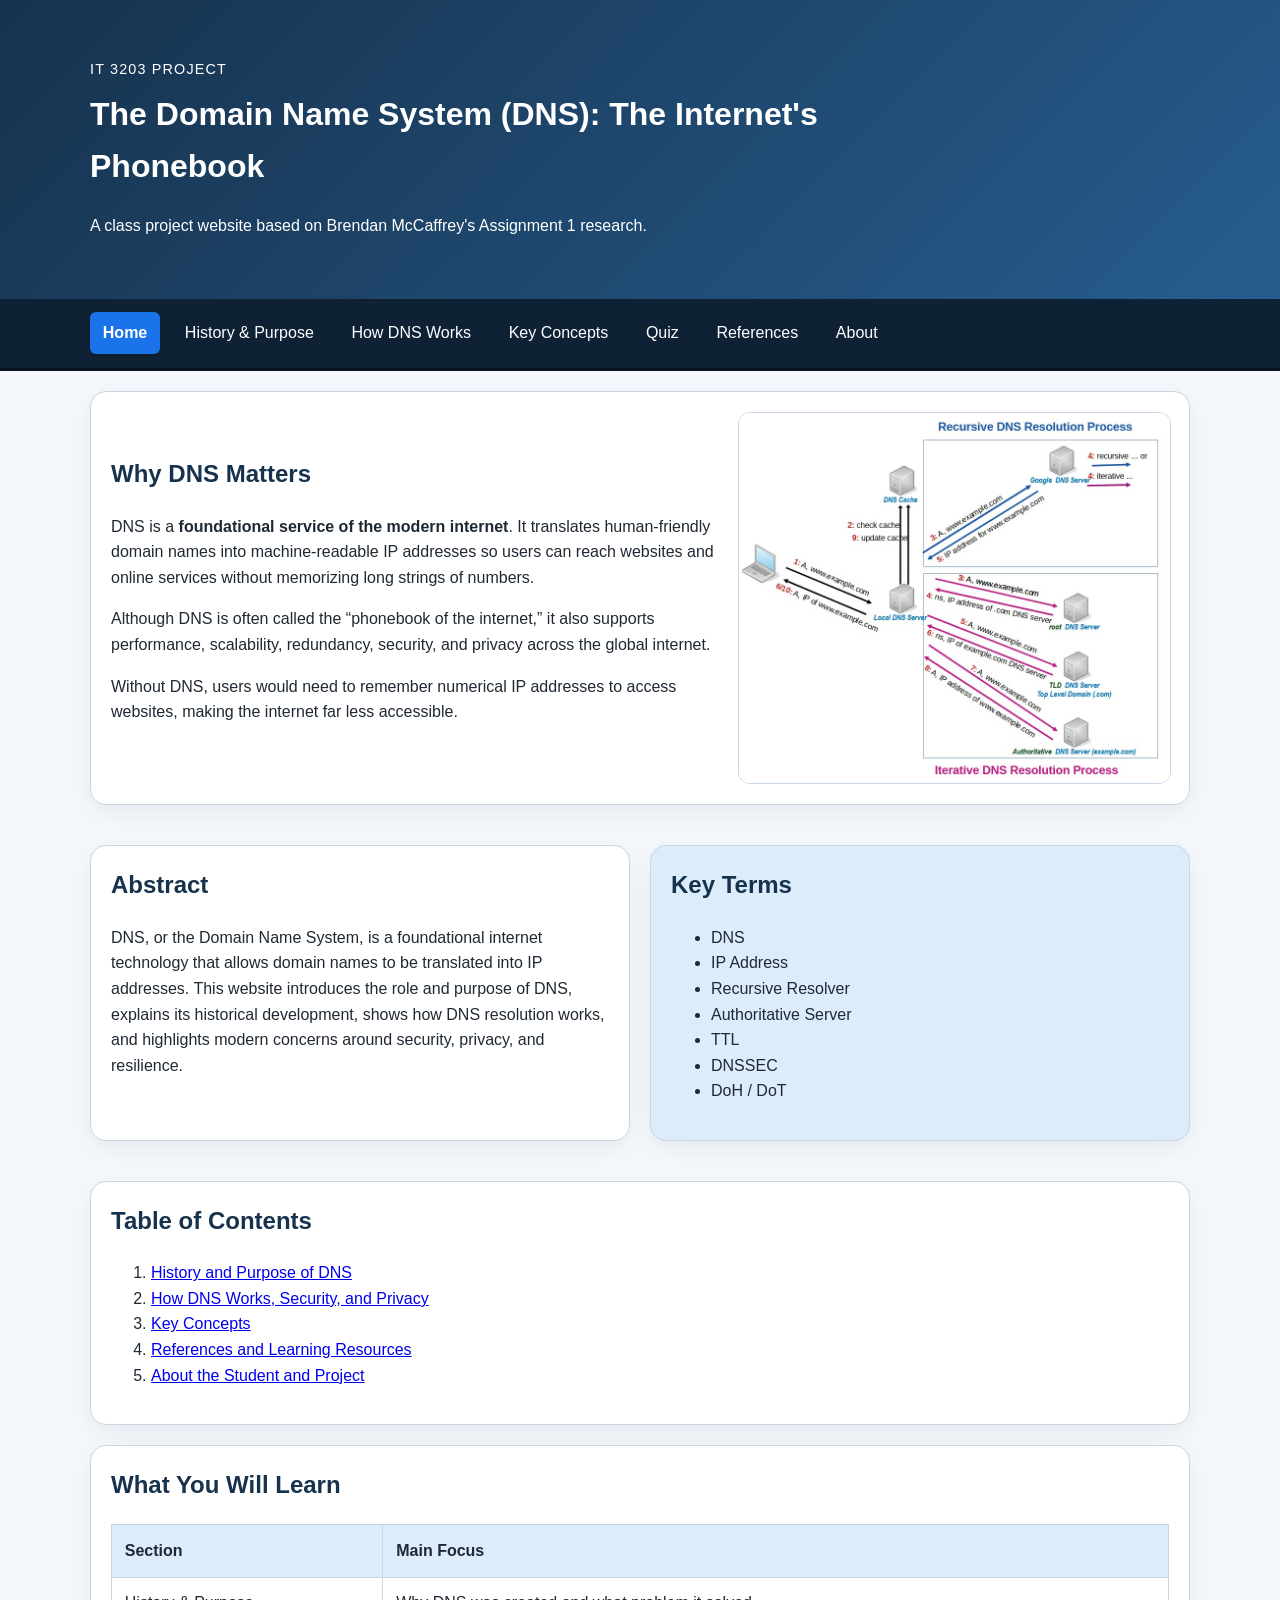
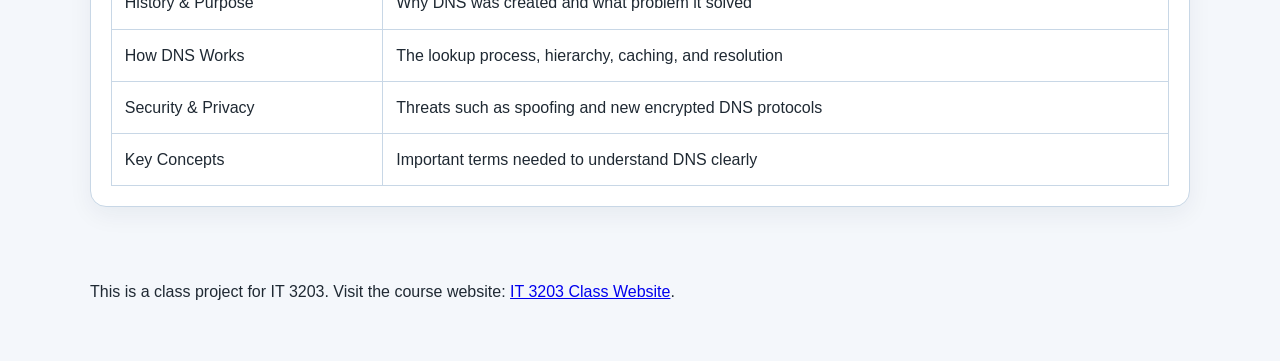
<file: index.html>
<!DOCTYPE html>
<html lang="en">
<head>
  <meta charset="UTF-8">
  <meta name="viewport" content="width=device-width, initial-scale=1.0">
  <meta name="description" content="An educational website about the Domain Name System (DNS).">
  <title>DNS: The Internet's Phonebook</title>
  <link rel="stylesheet" href="style.css">
</head>
<body>
  
  <!-- Page header -->
  <header class="site-header">
    <div class="container">
      <p class="eyebrow">IT 3203 Project</p>
      <h1 id="site-title">The Domain Name System (DNS): The Internet's Phonebook</h1>
      <p class="subtitle">A class project website based on Brendan McCaffrey's Assignment 1 research.</p>
    </div>
  </header>

  <!-- Main navigation appears consistently on every page -->
  
  <!-- Main navigation -->
  <nav class="main-nav">
    <div class="container nav-flex">
      <a href="index.html" class="active">Home</a>
      <a href="history.html">History & Purpose</a>
      <a href="how-dns-works.html">How DNS Works</a>
      <a href="key-concepts.html">Key Concepts</a>
      <a href="quiz.html">Quiz</a>
      <a href="references.html">References</a>
      <a href="about.html">About</a>
    </div>
  </nav>

  
  <!-- Main content -->
  <main class="container">
    <section class="hero card">
      <div>
        <h2>Why DNS Matters</h2>
        <p>DNS is a <strong>foundational service of the modern internet</strong>. It translates human-friendly domain names into machine-readable IP addresses so users can reach websites and online services without memorizing long strings of numbers.</p>
        <p>Although DNS is often called the “phonebook of the internet,” it also supports performance, scalability, redundancy, security, and privacy across the global internet.</p>
        <p>Without DNS, users would need to remember numerical IP addresses to access websites, making the internet far less accessible.</p>
      </div>
      <img src="images/DNS-resolution-process.jpg" alt="Diagram showing a browser query moving from user to resolver, root, top-level domain, and authoritative server.">
    </section>

    <section class="grid-layout two-col">
      <article class="card">
        <h2>Abstract</h2>
        <p>DNS, or the Domain Name System, is a foundational internet technology that allows domain names to be translated into IP addresses. This website introduces the role and purpose of DNS, explains its historical development, shows how DNS resolution works, and highlights modern concerns around security, privacy, and resilience.</p>
      </article>

      <aside class="card accent-box">
        <h2>Key Terms</h2>
        <ul>
          <li>DNS</li>
          <li>IP Address</li>
          <li>Recursive Resolver</li>
          <li>Authoritative Server</li>
          <li>TTL</li>
          <li>DNSSEC</li>
          <li>DoH / DoT</li>
        </ul>
      </aside>
    </section>

    <section class="card">
      <h2>Table of Contents</h2>
      <ol>
        <li><a href="history.html">History and Purpose of DNS</a></li>
        <li><a href="how-dns-works.html">How DNS Works, Security, and Privacy</a></li>
        <li><a href="key-concepts.html">Key Concepts</a></li>
        <li><a href="references.html">References and Learning Resources</a></li>
        <li><a href="about.html">About the Student and Project</a></li>
      </ol>
    </section>

    <section class="card">
      <h2>What You Will Learn</h2>
      <table>
        <thead>
          <tr>
            <th>Section</th>
            <th>Main Focus</th>
          </tr>
        </thead>
        <tbody>
          <tr>
            <td>History & Purpose</td>
            <td>Why DNS was created and what problem it solved</td>
          </tr>
          <tr>
            <td>How DNS Works</td>
            <td>The lookup process, hierarchy, caching, and resolution</td>
          </tr>
          <tr>
            <td>Security & Privacy</td>
            <td>Threats such as spoofing and new encrypted DNS protocols</td>
          </tr>
          <tr>
            <td>Key Concepts</td>
            <td>Important terms needed to understand DNS clearly</td>
          </tr>
        </tbody>
      </table>
    </section>
  </main>

  
  <!-- Footer -->
  <footer class="site-footer">
    <div class="container">
      <p>This is a class project for IT 3203. Visit the course website: <a href="https://ksuweb.github.io/IT3203/" target="_blank" rel="noopener noreferrer">IT 3203 Class Website</a>.</p>
    </div>
  </footer>
</body>
</html>
</file>
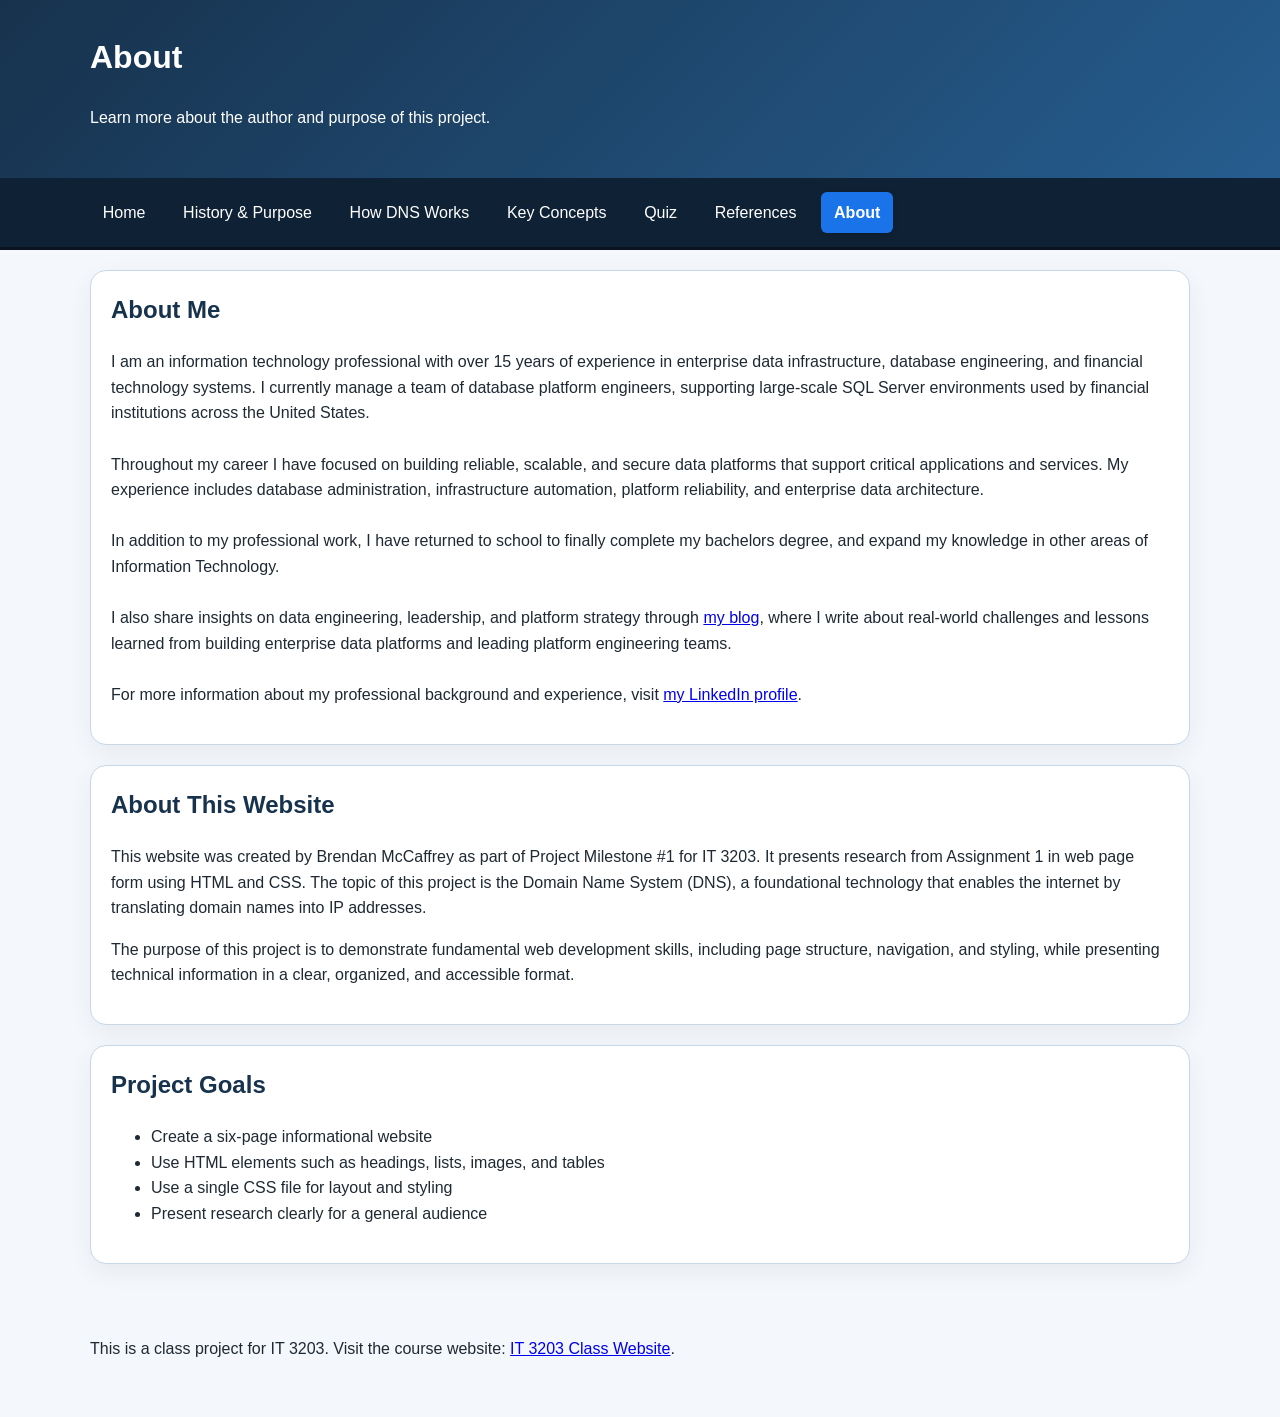
<file: about.html>
<!DOCTYPE html>
<html lang="en">
<head>
  <meta charset="UTF-8">
  <meta name="viewport" content="width=device-width, initial-scale=1.0">
  <meta name="description" content="About me and the DNS project.">
  <title>About</title>
  <link rel="stylesheet" href="style.css">
</head>
<body>
  
  <!-- Page header -->
  <header class="site-header small-header">
    <div class="container">
      <h1>About</h1>
      <p class="subtitle">Learn more about the author and purpose of this project.</p>
    </div>
  </header>

  
  <!-- Main navigation -->
  <nav class="main-nav">
    <div class="container nav-flex">
      <a href="index.html">Home</a>
      <a href="history.html">History & Purpose</a>
      <a href="how-dns-works.html">How DNS Works</a>
      <a href="key-concepts.html">Key Concepts</a>
      <a href="quiz.html">Quiz</a>
      <a href="references.html">References</a>
      <a href="about.html" class="active">About</a>
    </div>
  </nav>

  
  <!-- Main content -->
  <main class="container">
    <section class="card">
      <h2>About Me</h2>
      <p>
        I am an information technology professional with over 15 years of experience in enterprise data infrastructure, database engineering, and financial technology systems. I currently manage a team of database platform engineers, supporting large-scale SQL Server environments used by financial institutions across the United States.
        <br><br>
        Throughout my career I have focused on building reliable, scalable, and secure data platforms that support critical applications and services. My experience includes database administration, infrastructure automation, platform reliability, and enterprise data architecture.
        <br><br>
        In addition to my professional work, I have returned to school to finally complete my bachelors degree, and expand my knowledge in other areas of Information Technology.
        <br><br>
        I also share insights on data engineering, leadership, and platform strategy through <a href="https://brendan-mccaffrey.com" target="_blank">my blog</a>, where I write about real-world challenges and lessons learned from building enterprise data platforms and leading platform engineering teams.
        <br><br>
        For more information about my professional background and experience, visit <a href="https://www.linkedin.com/in/brendantmccaffrey/" target="_blank">my LinkedIn profile</a>.
</p>
    </section>

    <section class="card">
      <h2>About This Website</h2>
      <p>
        This website was created by Brendan McCaffrey as part of Project Milestone #1 for IT 3203. It presents research from Assignment 1 in web page form using HTML and CSS. The topic of this project is the Domain Name System (DNS), a foundational technology that enables the internet by translating domain names into IP addresses.
      </p>
      <p>
        The purpose of this project is to demonstrate fundamental web development skills, including page structure, navigation, and styling, while presenting technical information in a clear, organized, and accessible format.
      </p>
    </section>

    <section class="card">
      <h2>Project Goals</h2>
      <ul>
        <li>Create a six-page informational website</li>
        <li>Use HTML elements such as headings, lists, images, and tables</li>
        <li>Use a single CSS file for layout and styling</li>
        <li>Present research clearly for a general audience</li>
      </ul>
    </section>
  </main>

  
  <!-- Footer -->
  <footer class="site-footer">
    <div class="container">
      <p>This is a class project for IT 3203. Visit the course website: <a href="https://ksuweb.github.io/IT3203/" target="_blank" rel="noopener noreferrer">IT 3203 Class Website</a>.</p>
    </div>
  </footer>
</body>
</html>
</file>
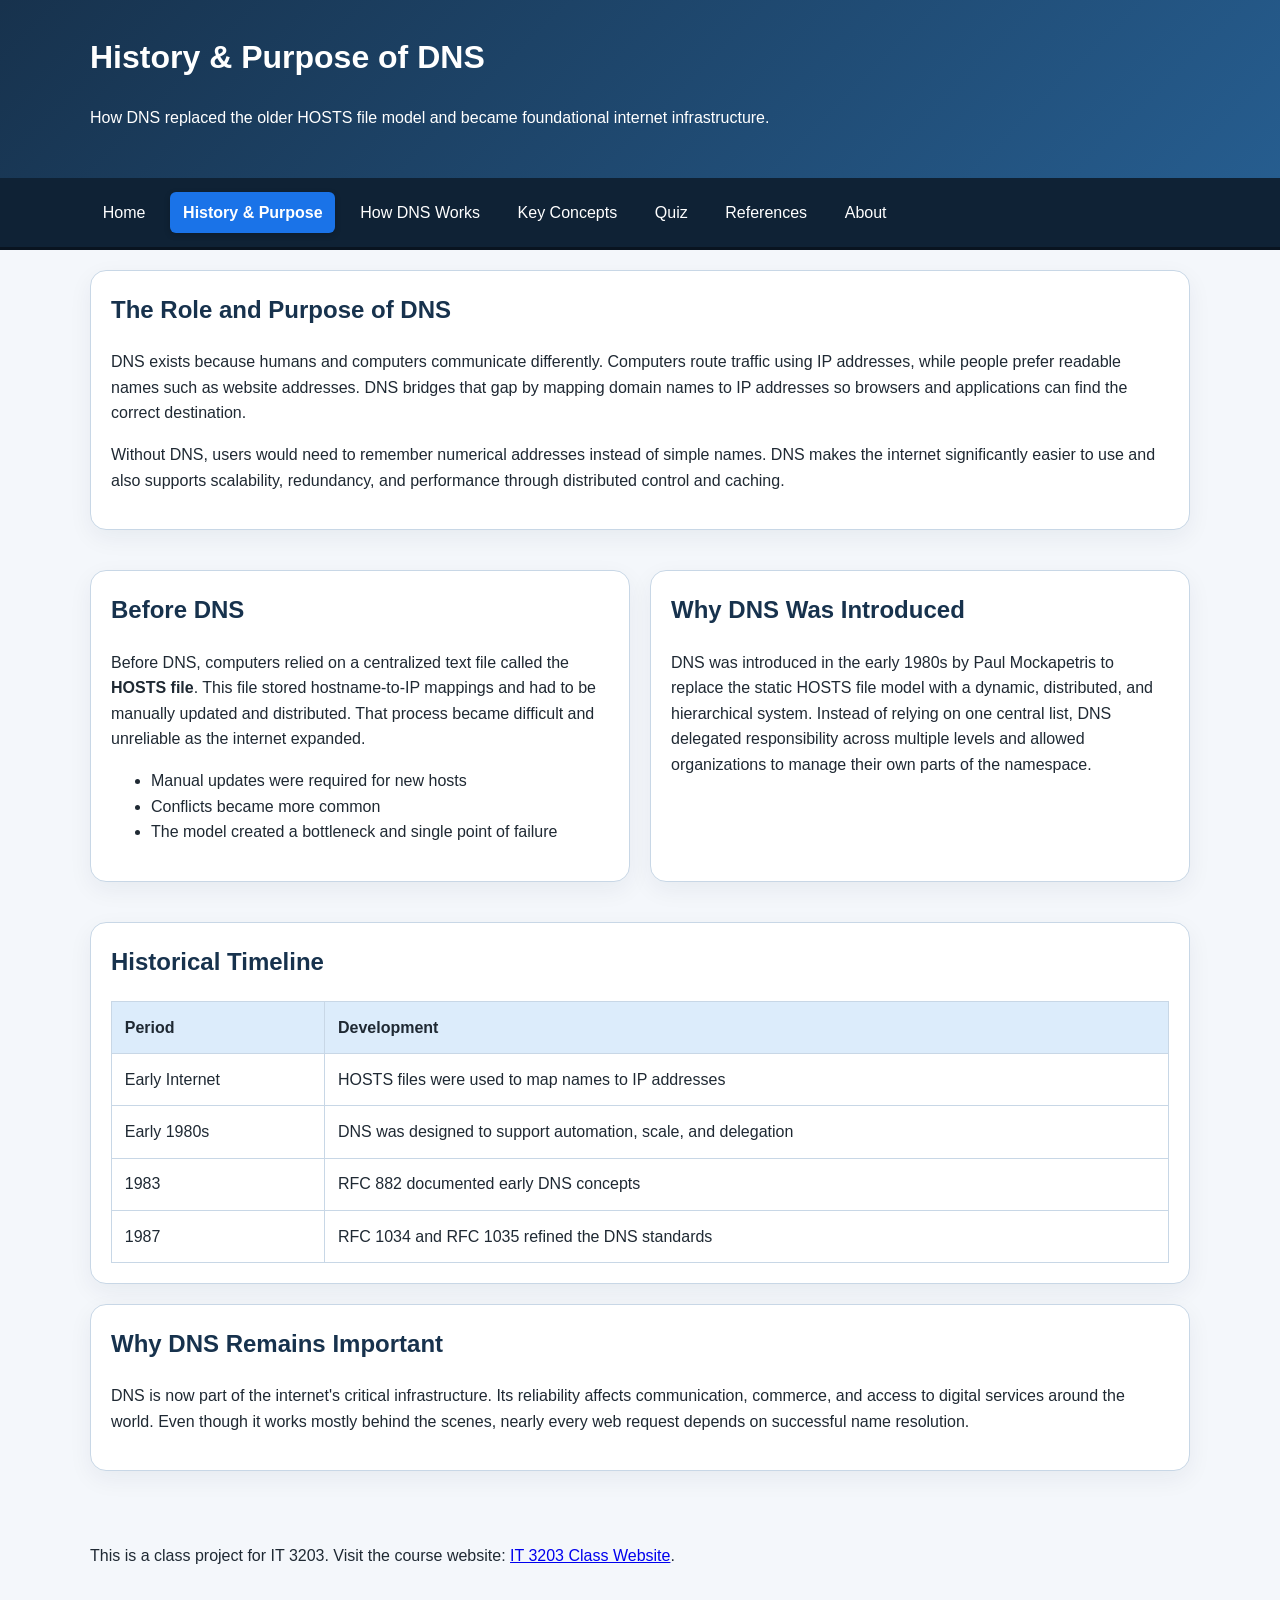
<file: history.html>
<!DOCTYPE html>
<html lang="en">
<head>
  <meta charset="UTF-8">
  <meta name="viewport" content="width=device-width, initial-scale=1.0">
  <meta name="description" content="History and purpose of the Domain Name System.">
  <title>History & Purpose of DNS</title>
  <link rel="stylesheet" href="style.css">
</head>
<body>
  
  <!-- Page header -->
  <header class="site-header small-header">
    <div class="container">
      <h1>History & Purpose of DNS</h1>
      <p class="subtitle">How DNS replaced the older HOSTS file model and became foundational internet infrastructure.</p>
    </div>
  </header>

  
  <!-- Main navigation -->
  <nav class="main-nav">
    <div class="container nav-flex">
      <a href="index.html">Home</a>
      <a href="history.html" class="active">History & Purpose</a>
      <a href="how-dns-works.html">How DNS Works</a>
      <a href="key-concepts.html">Key Concepts</a>
      <a href="quiz.html">Quiz</a>
      <a href="references.html">References</a>
      <a href="about.html">About</a>
    </div>
  </nav>

  
  <!-- Main content -->
  <main class="container">
    <section class="card">
      <h2>The Role and Purpose of DNS</h2>
      <p>DNS exists because humans and computers communicate differently. Computers route traffic using IP addresses, while people prefer readable names such as website addresses. DNS bridges that gap by mapping domain names to IP addresses so browsers and applications can find the correct destination.</p>
      <p>Without DNS, users would need to remember numerical addresses instead of simple names. DNS makes the internet significantly easier to use and also supports scalability, redundancy, and performance through distributed control and caching.</p>
    </section>

    <section class="grid-layout two-col">
      <article class="card">
        <h2>Before DNS</h2>
        <p>Before DNS, computers relied on a centralized text file called the <strong>HOSTS file</strong>. This file stored hostname-to-IP mappings and had to be manually updated and distributed. That process became difficult and unreliable as the internet expanded.</p>
        <ul>
          <li>Manual updates were required for new hosts</li>
          <li>Conflicts became more common</li>
          <li>The model created a bottleneck and single point of failure</li>
        </ul>
      </article>

      <article class="card">
        <h2>Why DNS Was Introduced</h2>
        <p>DNS was introduced in the early 1980s by Paul Mockapetris to replace the static HOSTS file model with a dynamic, distributed, and hierarchical system. Instead of relying on one central list, DNS delegated responsibility across multiple levels and allowed organizations to manage their own parts of the namespace.</p>
      </article>
    </section>

    <section class="card">
      <h2>Historical Timeline</h2>
      <table>
        <thead>
          <tr>
            <th>Period</th>
            <th>Development</th>
          </tr>
        </thead>
        <tbody>
          <tr>
            <td>Early Internet</td>
            <td>HOSTS files were used to map names to IP addresses</td>
          </tr>
          <tr>
            <td>Early 1980s</td>
            <td>DNS was designed to support automation, scale, and delegation</td>
          </tr>
          <tr>
            <td>1983</td>
            <td>RFC 882 documented early DNS concepts</td>
          </tr>
          <tr>
            <td>1987</td>
            <td>RFC 1034 and RFC 1035 refined the DNS standards</td>
          </tr>
        </tbody>
      </table>
    </section>

    <section class="card">
      <h2>Why DNS Remains Important</h2>
      <p>DNS is now part of the internet's critical infrastructure. Its reliability affects communication, commerce, and access to digital services around the world. Even though it works mostly behind the scenes, nearly every web request depends on successful name resolution.</p>
    </section>
  </main>

  
  <!-- Footer -->
  <footer class="site-footer">
    <div class="container">
      <p>This is a class project for IT 3203. Visit the course website: <a href="https://ksuweb.github.io/IT3203/" target="_blank" rel="noopener noreferrer">IT 3203 Class Website</a>.</p>
    </div>
  </footer>
</body>
</html>
</file>
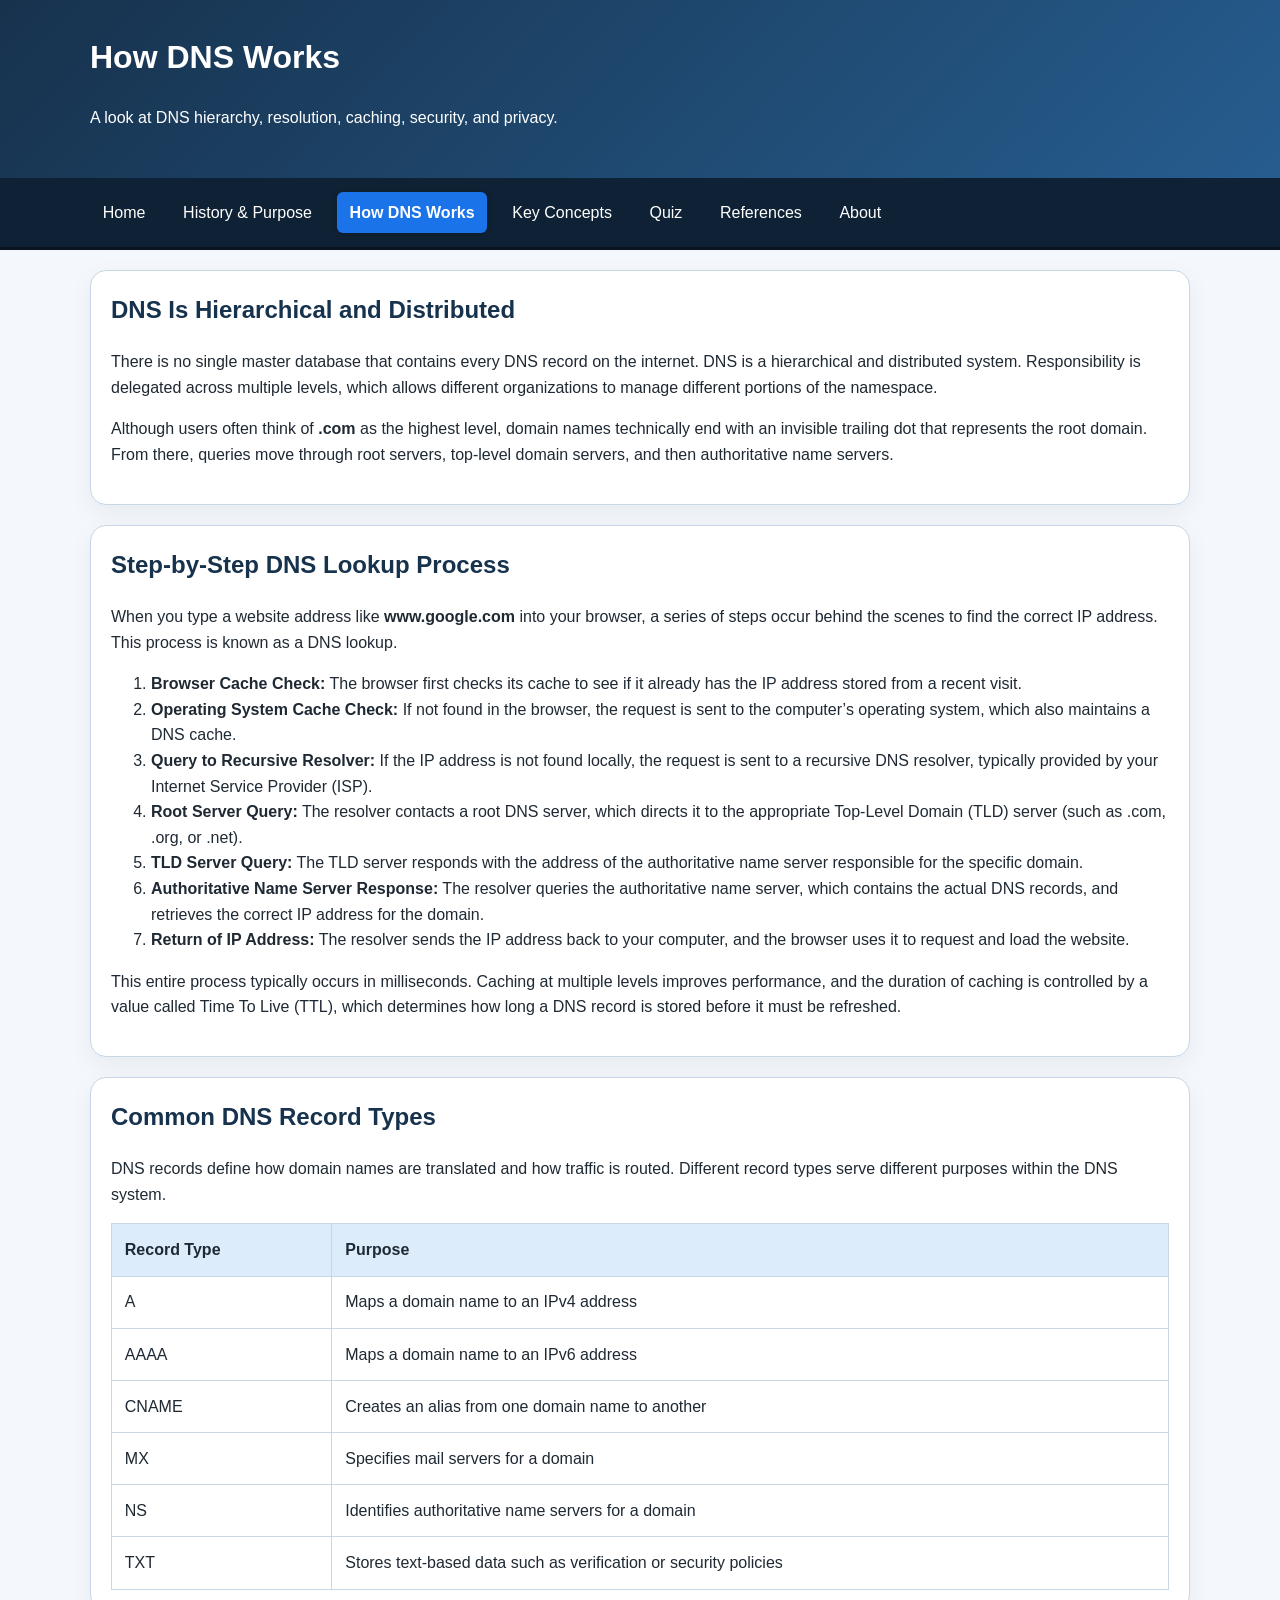
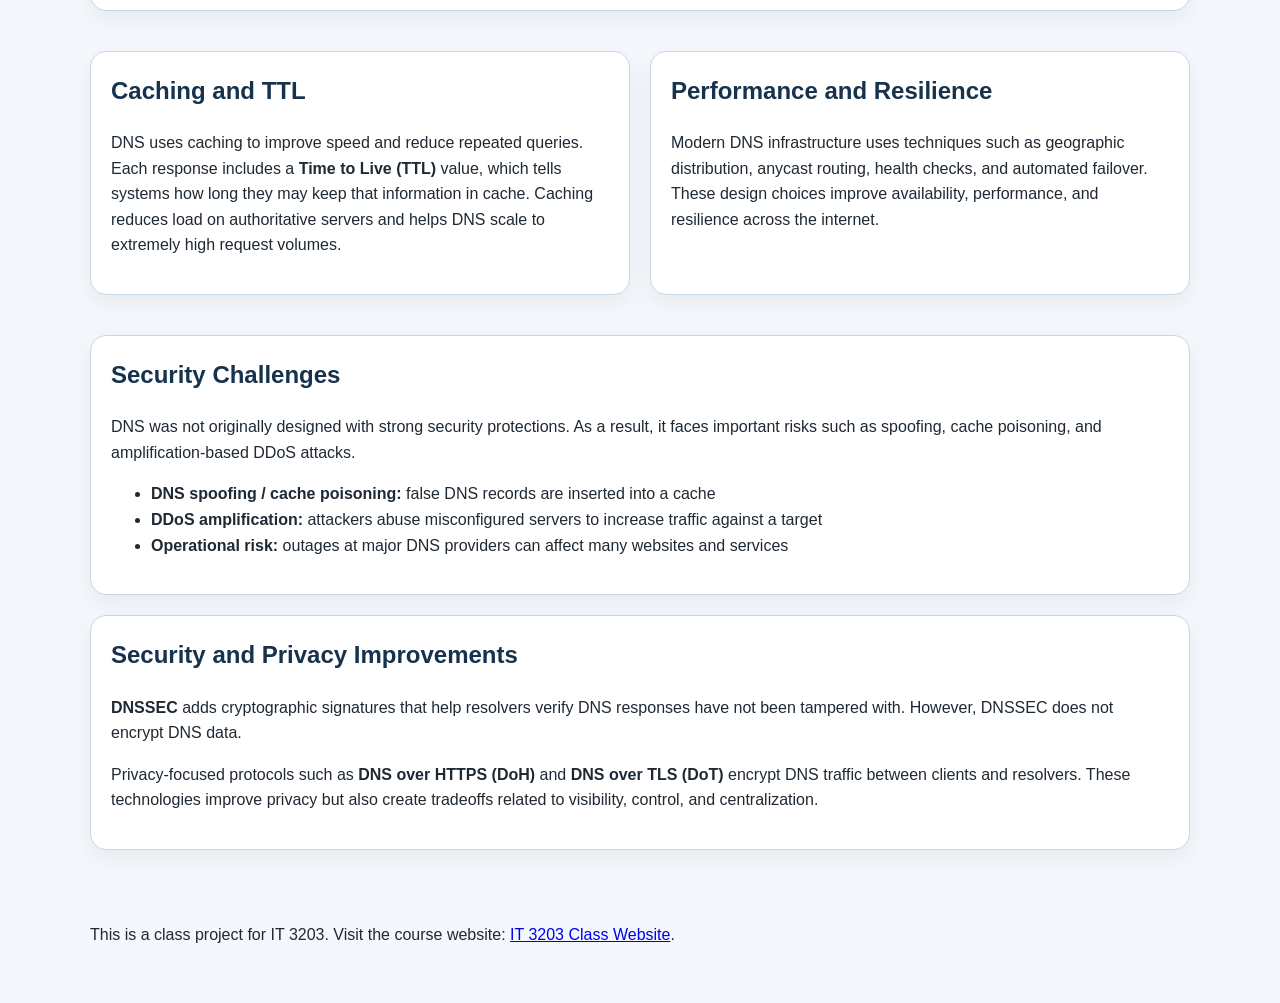
<file: how-dns-works.html>
<!DOCTYPE html>
<html lang="en">
<head>
  <meta charset="UTF-8">
  <meta name="viewport" content="width=device-width, initial-scale=1.0">
  <meta name="description" content="How DNS works, plus DNS security and privacy concepts.">
  <title>How DNS Works</title>
  <link rel="stylesheet" href="style.css">
</head>
<body>
  
  <!-- Page header -->
  <header class="site-header small-header">
    <div class="container">
      <h1>How DNS Works</h1>
      <p class="subtitle">A look at DNS hierarchy, resolution, caching, security, and privacy.</p>
    </div>
  </header>

  
  <!-- Main navigation -->
  <nav class="main-nav">
    <div class="container nav-flex">
      <a href="index.html">Home</a>
      <a href="history.html">History & Purpose</a>
      <a href="how-dns-works.html" class="active">How DNS Works</a>
      <a href="key-concepts.html">Key Concepts</a>
      <a href="quiz.html">Quiz</a>
      <a href="references.html">References</a>
      <a href="about.html">About</a>
    </div>
  </nav>

  
  <!-- Main content -->
  <main class="container">
    <section class="card">
      <h2>DNS Is Hierarchical and Distributed</h2>
      <p>There is no single master database that contains every DNS record on the internet. DNS is a hierarchical and distributed system. Responsibility is delegated across multiple levels, which allows different organizations to manage different portions of the namespace.</p>
      <p>Although users often think of <strong>.com</strong> as the highest level, domain names technically end with an invisible trailing dot that represents the root domain. From there, queries move through root servers, top-level domain servers, and then authoritative name servers.</p>
    </section>

    <section class="card">
     <h2>Step-by-Step DNS Lookup Process</h2>
     <p>
       When you type a website address like <strong>www.google.com</strong> into your browser, a series of steps occur behind the scenes to find the correct IP address. This process is known as a DNS lookup.
     </p>
   
     <ol>
       <li>
         <strong>Browser Cache Check:</strong>
         The browser first checks its cache to see if it already has the IP address stored from a recent visit.
       </li>
     
       <li>
         <strong>Operating System Cache Check:</strong>
         If not found in the browser, the request is sent to the computer’s operating system, which also maintains a DNS cache.
       </li>
     
       <li>
         <strong>Query to Recursive Resolver:</strong>
         If the IP address is not found locally, the request is sent to a recursive DNS resolver, typically provided by your Internet Service Provider (ISP).
       </li>
     
       <li>
         <strong>Root Server Query:</strong>
         The resolver contacts a root DNS server, which directs it to the appropriate Top-Level Domain (TLD) server (such as .com, .org, or .net).
       </li>
     
       <li>
         <strong>TLD Server Query:</strong>
         The TLD server responds with the address of the authoritative name server responsible for the specific domain.
       </li>
     
       <li>
         <strong>Authoritative Name Server Response:</strong>
         The resolver queries the authoritative name server, which contains the actual DNS records, and retrieves the correct IP address for the domain.
       </li>
     
       <li>
         <strong>Return of IP Address:</strong>
         The resolver sends the IP address back to your computer, and the browser uses it to request and load the website.
       </li>
     </ol>
   
     <p>
       This entire process typically occurs in milliseconds. Caching at multiple levels improves performance, and the duration of caching is controlled by a value called Time To Live (TTL), which determines how long a DNS record is stored before it must be refreshed.
     </p>
    </section>

    <!-- Additional DNS record types section for Milestone 2 -->
    <section class="card">
      <h2>Common DNS Record Types</h2>
      <p>DNS records define how domain names are translated and how traffic is routed. Different record types serve different purposes within the DNS system.</p>

      <table>
        <thead>
          <tr>
            <th>Record Type</th>
            <th>Purpose</th>
          </tr>
        </thead>
        <tbody>
          <tr>
            <td>A</td>
            <td>Maps a domain name to an IPv4 address</td>
          </tr>
          <tr>
            <td>AAAA</td>
            <td>Maps a domain name to an IPv6 address</td>
          </tr>
          <tr>
            <td>CNAME</td>
            <td>Creates an alias from one domain name to another</td>
          </tr>
          <tr>
            <td>MX</td>
            <td>Specifies mail servers for a domain</td>
          </tr>
          <tr>
            <td>NS</td>
            <td>Identifies authoritative name servers for a domain</td>
          </tr>
          <tr>
            <td>TXT</td>
            <td>Stores text-based data such as verification or security policies</td>
          </tr>
        </tbody>
      </table>
    </section>

    <section class="grid-layout two-col">
      <article class="card">
        <h2>Caching and TTL</h2>
        <p>DNS uses caching to improve speed and reduce repeated queries. Each response includes a <strong>Time to Live (TTL)</strong> value, which tells systems how long they may keep that information in cache. Caching reduces load on authoritative servers and helps DNS scale to extremely high request volumes.</p>
      </article>

      <article class="card">
        <h2>Performance and Resilience</h2>
        <p>Modern DNS infrastructure uses techniques such as geographic distribution, anycast routing, health checks, and automated failover. These design choices improve availability, performance, and resilience across the internet.</p>
      </article>
    </section>

    <section class="card">
      <h2>Security Challenges</h2>
      <p>DNS was not originally designed with strong security protections. As a result, it faces important risks such as spoofing, cache poisoning, and amplification-based DDoS attacks.</p>
      <ul>
        <li><strong>DNS spoofing / cache poisoning:</strong> false DNS records are inserted into a cache</li>
        <li><strong>DDoS amplification:</strong> attackers abuse misconfigured servers to increase traffic against a target</li>
        <li><strong>Operational risk:</strong> outages at major DNS providers can affect many websites and services</li>
      </ul>
    </section>

    <section class="card">
      <h2>Security and Privacy Improvements</h2>
      <p><strong>DNSSEC</strong> adds cryptographic signatures that help resolvers verify DNS responses have not been tampered with. However, DNSSEC does not encrypt DNS data.</p>
      <p>Privacy-focused protocols such as <strong>DNS over HTTPS (DoH)</strong> and <strong>DNS over TLS (DoT)</strong> encrypt DNS traffic between clients and resolvers. These technologies improve privacy but also create tradeoffs related to visibility, control, and centralization.</p>
    </section>
  </main>

  
  <!-- Footer -->
  <footer class="site-footer">
    <div class="container">
      <p>This is a class project for IT 3203. Visit the course website: <a href="https://ksuweb.github.io/IT3203/" target="_blank" rel="noopener noreferrer">IT 3203 Class Website</a>.</p>
    </div>
  </footer>
</body>
</html>
</file>
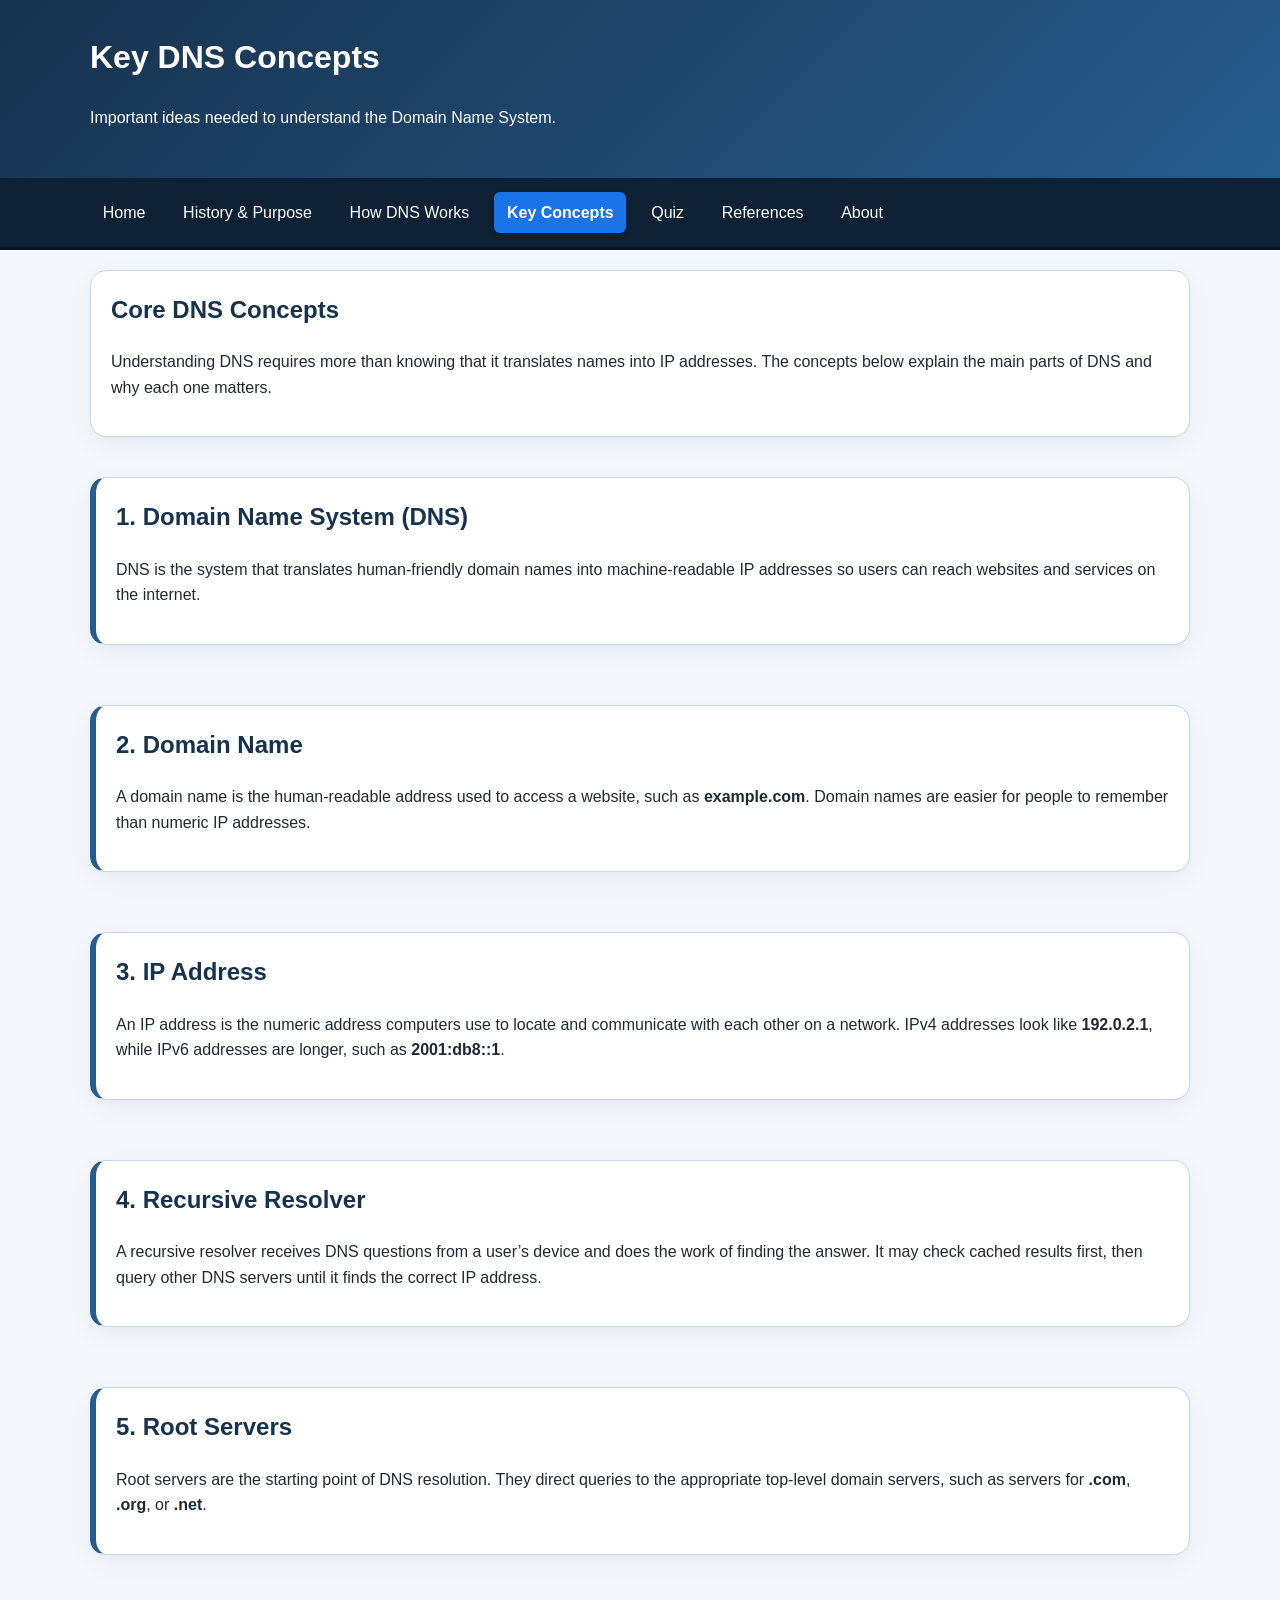
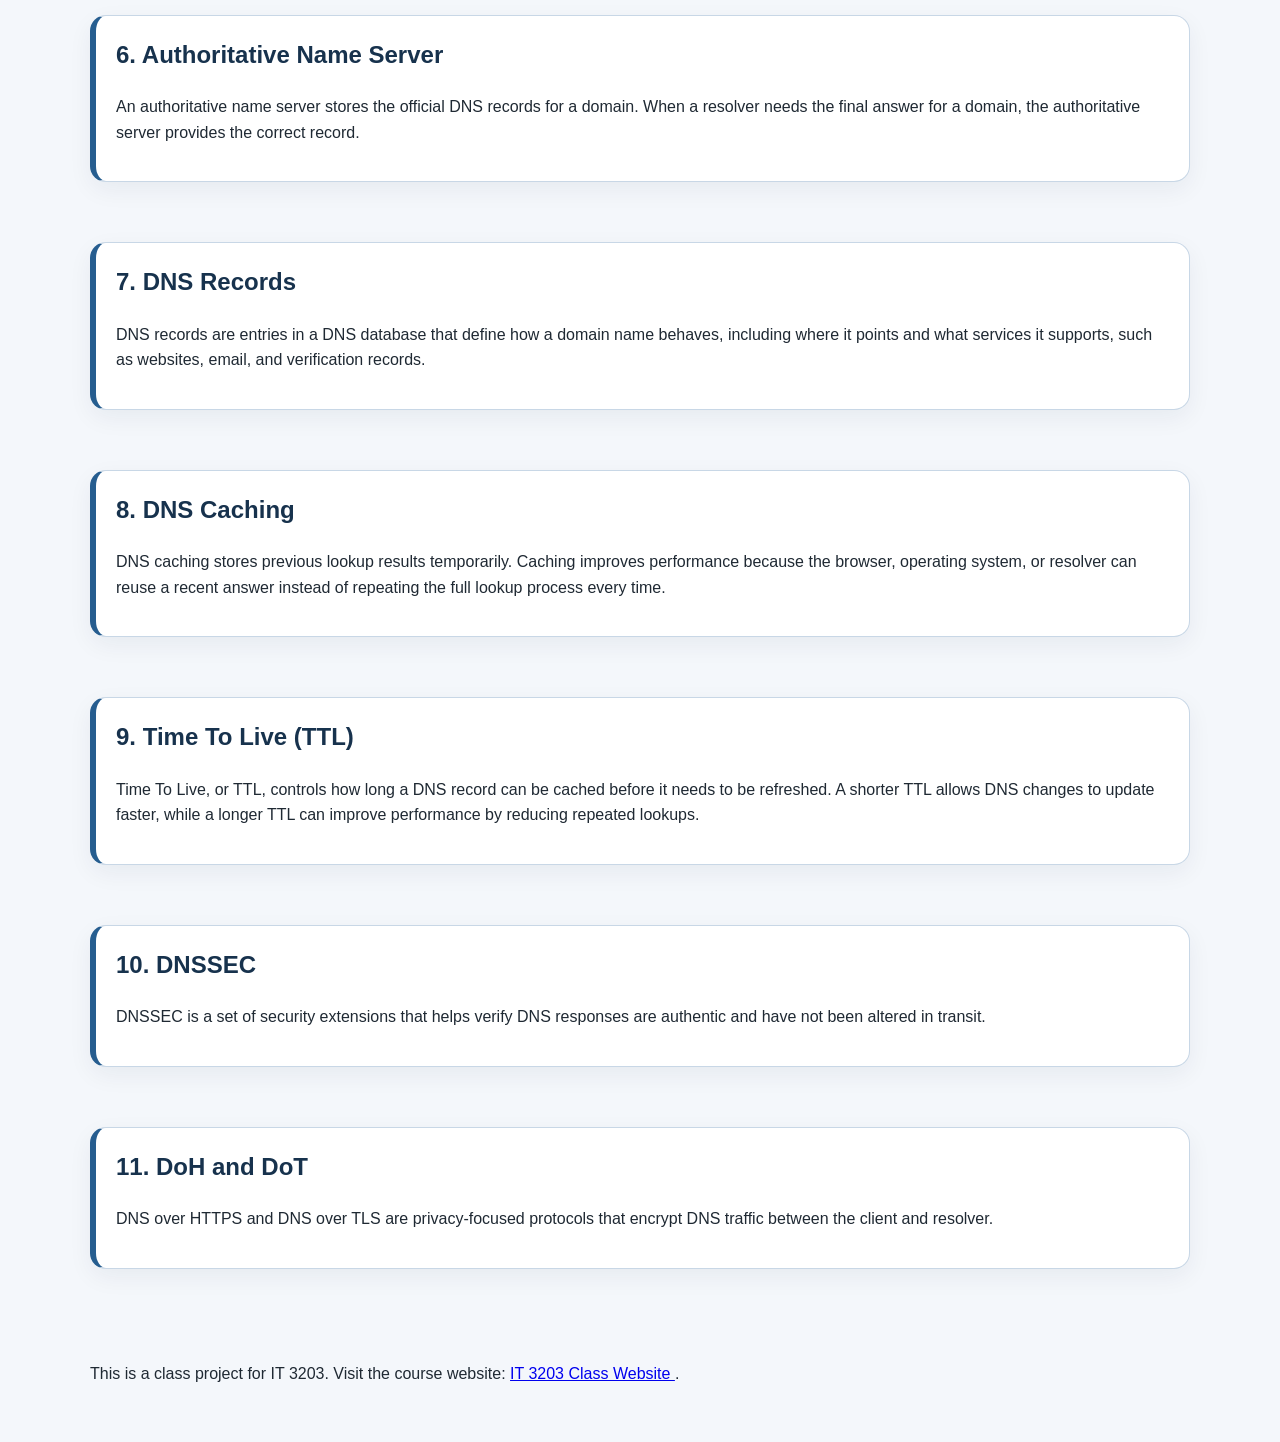
<file: key-concepts.html>
<!DOCTYPE html>
<html lang="en">
<head>
  <meta charset="UTF-8">
  <meta name="viewport" content="width=device-width, initial-scale=1.0">
  <meta name="description" content="Key DNS concepts explained in simple language.">
  <title>Key DNS Concepts</title>
  <link rel="stylesheet" href="style.css">
</head>

<body>
  <!-- Page header -->
  <header class="site-header small-header">
    <div class="container">
      <h1>Key DNS Concepts</h1>
      <p class="subtitle">Important ideas needed to understand the Domain Name System.</p>
    </div>
  </header>

  <!-- Main navigation -->
  <nav class="main-nav">
    <div class="container nav-flex">
      <a href="index.html">Home</a>
      <a href="history.html">History &amp; Purpose</a>
      <a href="how-dns-works.html">How DNS Works</a>
      <a href="key-concepts.html" class="active">Key Concepts</a>
      <a href="quiz.html">Quiz</a>
      <a href="references.html">References</a>
      <a href="about.html">About</a>
    </div>
  </nav>

  <!-- Main content -->
  <main class="container">
    <section class="card">
      <h2>Core DNS Concepts</h2>
      <p>
        Understanding DNS requires more than knowing that it translates names into IP addresses.
        The concepts below explain the main parts of DNS and why each one matters.
      </p>
    </section>

    <section class="grid-layout">
      <article class="card concept-card">
        <h2>1. Domain Name System (DNS)</h2>
        <p>
          DNS is the system that translates human-friendly domain names into machine-readable
          IP addresses so users can reach websites and services on the internet.
        </p>
      </article>

      <article class="card concept-card">
        <h2>2. Domain Name</h2>
        <p>
          A domain name is the human-readable address used to access a website, such as
          <strong>example.com</strong>. Domain names are easier for people to remember than
          numeric IP addresses.
        </p>
      </article>

      <article class="card concept-card">
        <h2>3. IP Address</h2>
        <p>
          An IP address is the numeric address computers use to locate and communicate with each
          other on a network. IPv4 addresses look like <strong>192.0.2.1</strong>, while IPv6
          addresses are longer, such as <strong>2001:db8::1</strong>.
        </p>
      </article>

      <article class="card concept-card">
        <h2>4. Recursive Resolver</h2>
        <p>
          A recursive resolver receives DNS questions from a user’s device and does the work of
          finding the answer. It may check cached results first, then query other DNS servers
          until it finds the correct IP address.
        </p>
      </article>

      <article class="card concept-card">
        <h2>5. Root Servers</h2>
        <p>
          Root servers are the starting point of DNS resolution. They direct queries to the
          appropriate top-level domain servers, such as servers for <strong>.com</strong>,
          <strong>.org</strong>, or <strong>.net</strong>.
        </p>
      </article>

      <article class="card concept-card">
        <h2>6. Authoritative Name Server</h2>
        <p>
          An authoritative name server stores the official DNS records for a domain. When a
          resolver needs the final answer for a domain, the authoritative server provides the
          correct record.
        </p>
      </article>

      <article class="card concept-card">
        <h2>7. DNS Records</h2>
        <p>
          DNS records are entries in a DNS database that define how a domain name behaves,
          including where it points and what services it supports, such as websites, email,
          and verification records.
        </p>
      </article>

      <article class="card concept-card">
        <h2>8. DNS Caching</h2>
        <p>
          DNS caching stores previous lookup results temporarily. Caching improves performance
          because the browser, operating system, or resolver can reuse a recent answer instead
          of repeating the full lookup process every time.
        </p>
      </article>

      <article class="card concept-card">
        <h2>9. Time To Live (TTL)</h2>
        <p>
          Time To Live, or TTL, controls how long a DNS record can be cached before it needs to
          be refreshed. A shorter TTL allows DNS changes to update faster, while a longer TTL
          can improve performance by reducing repeated lookups.
        </p>
      </article>

      <article class="card concept-card">
        <h2>10. DNSSEC</h2>
        <p>
          DNSSEC is a set of security extensions that helps verify DNS responses are authentic
          and have not been altered in transit.
        </p>
      </article>

      <article class="card concept-card">
        <h2>11. DoH and DoT</h2>
        <p>
          DNS over HTTPS and DNS over TLS are privacy-focused protocols that encrypt DNS traffic
          between the client and resolver.
        </p>
      </article>
    </section>
  </main>

  <!-- Footer -->
  <footer class="site-footer">
    <div class="container">
      <p>
        This is a class project for IT 3203. Visit the course website:
        <a href="https://ksuweb.github.io/IT3203/" target="_blank" rel="noopener noreferrer">
          IT 3203 Class Website
        </a>.
      </p>
    </div>
  </footer>
</body>
</html>
</file>
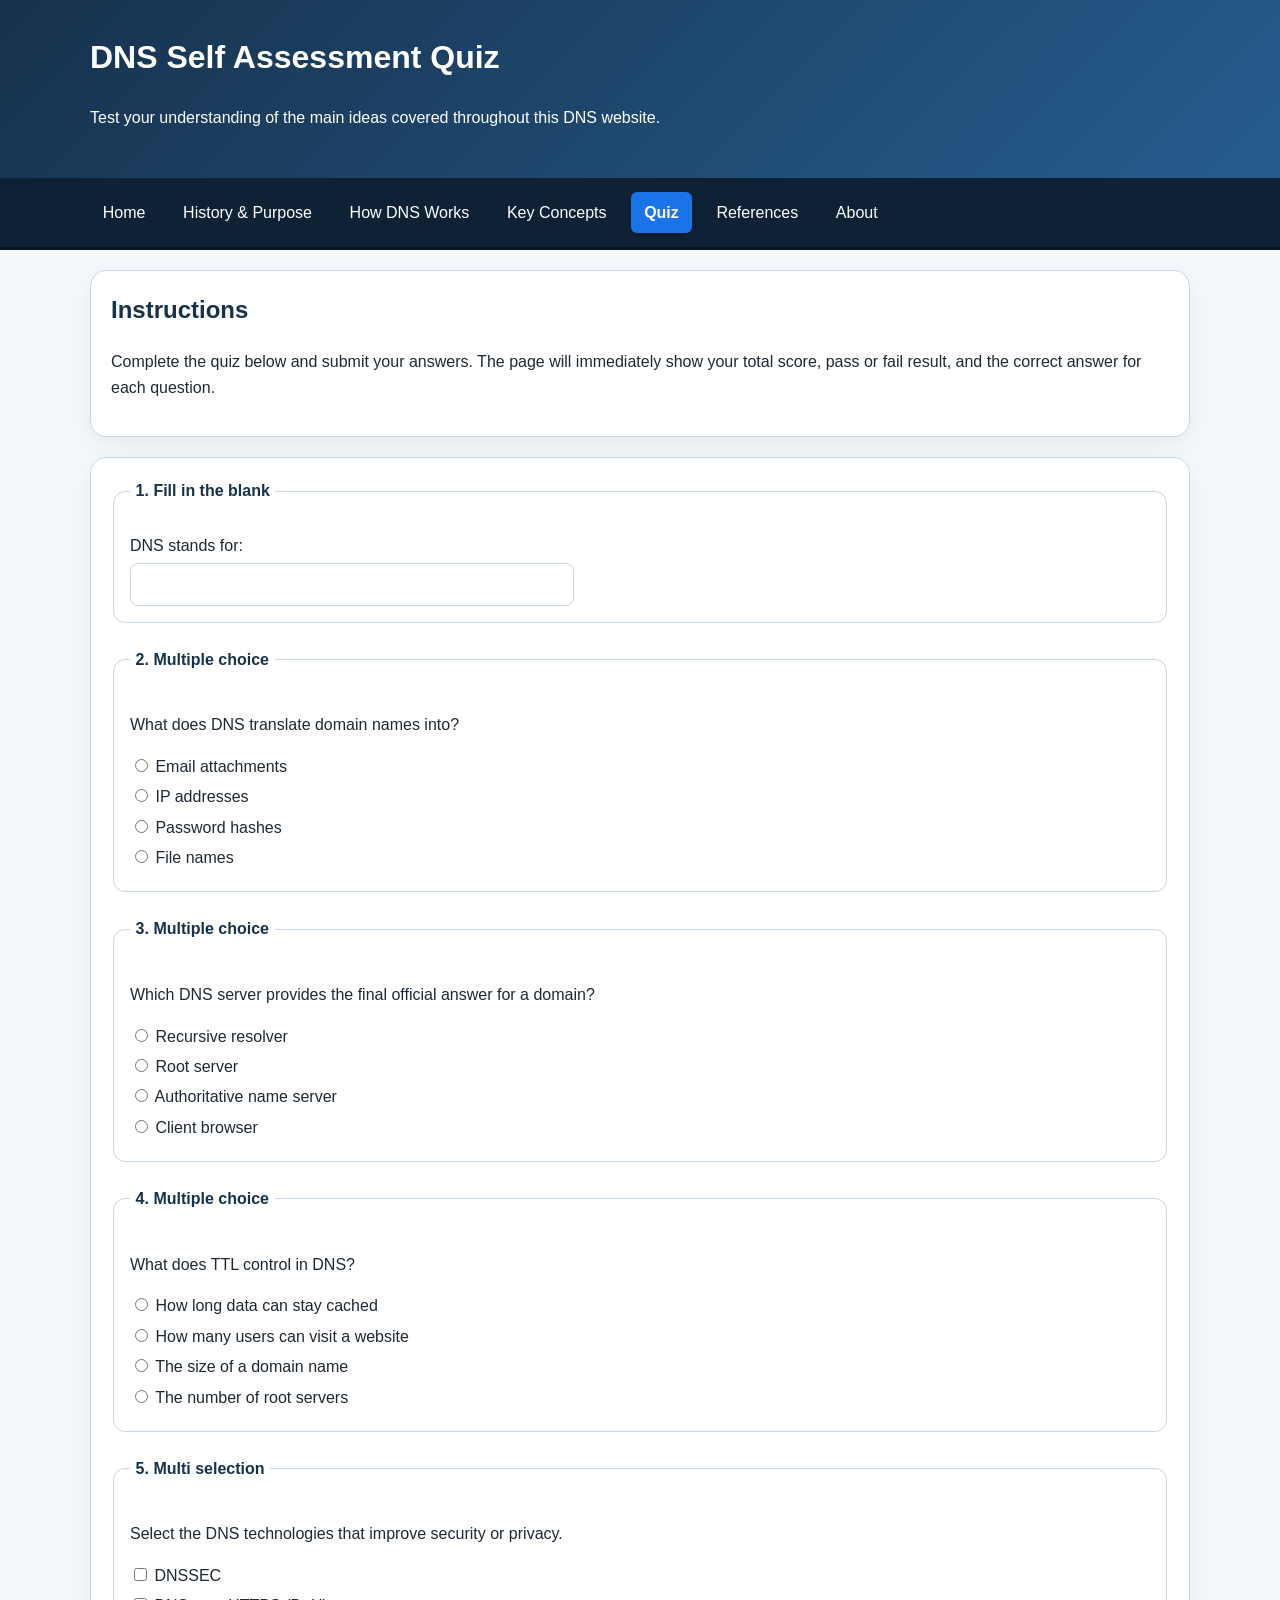
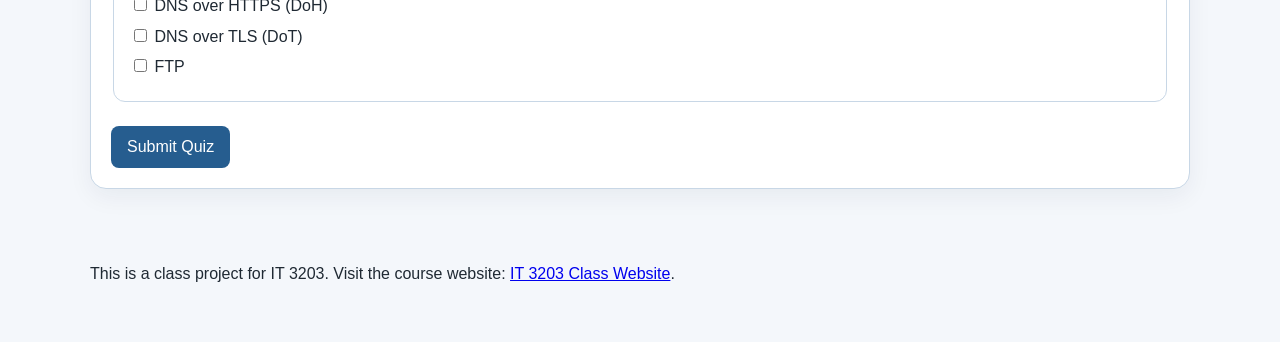
<file: quiz.html>
<!DOCTYPE html>
<html lang="en">
<head>
  <meta charset="UTF-8">
  <meta name="viewport" content="width=device-width, initial-scale=1.0">
  <meta name="description" content="Self assessment quiz about the Domain Name System.">
  <title>DNS Quiz</title>
  <link rel="stylesheet" href="style.css">
</head>
<body>
  
  <!-- Page header -->
  <header class="site-header small-header">
    <div class="container">
      <h1>DNS Self Assessment Quiz</h1>
      <p class="subtitle">Test your understanding of the main ideas covered throughout this DNS website.</p>
    </div>
  </header>

  
  <!-- Main navigation -->
  <nav class="main-nav">
    <div class="container nav-flex">
      <a href="index.html">Home</a>
      <a href="history.html">History &amp; Purpose</a>
      <a href="how-dns-works.html">How DNS Works</a>
      <a href="key-concepts.html">Key Concepts</a>
      <a href="quiz.html" class="active">Quiz</a>
      <a href="references.html">References</a>
      <a href="about.html">About</a>
    </div>
  </nav>

  
  <!-- Main content -->
  <main class="container">
    <section class="card">
      <h2>Instructions</h2>
      <p>Complete the quiz below and submit your answers. The page will immediately show your total score, pass or fail result, and the correct answer for each question.</p>
    </section>

    <section class="card">
      <!-- Quiz form for milestone 2 requirements -->
      <form id="dnsQuiz" class="quiz-form">
        <fieldset>
          <legend>1. Fill in the blank</legend>
          <label for="q1">DNS stands for:</label>
          <input type="text" id="q1" name="q1" autocomplete="off">
          <div class="feedback" id="q1-feedback"></div>
        </fieldset>

        <fieldset>
          <legend>2. Multiple choice</legend>
          <p>What does DNS translate domain names into?</p>
          <label><input type="radio" name="q2" value="a"> Email attachments</label>
          <label><input type="radio" name="q2" value="b"> IP addresses</label>
          <label><input type="radio" name="q2" value="c"> Password hashes</label>
          <label><input type="radio" name="q2" value="d"> File names</label>
          <div class="feedback" id="q2-feedback"></div>
        </fieldset>

        <fieldset>
          <legend>3. Multiple choice</legend>
          <p>Which DNS server provides the final official answer for a domain?</p>
          <label><input type="radio" name="q3" value="a"> Recursive resolver</label>
          <label><input type="radio" name="q3" value="b"> Root server</label>
          <label><input type="radio" name="q3" value="c"> Authoritative name server</label>
          <label><input type="radio" name="q3" value="d"> Client browser</label>
          <div class="feedback" id="q3-feedback"></div>
        </fieldset>

        <fieldset>
          <legend>4. Multiple choice</legend>
          <p>What does TTL control in DNS?</p>
          <label><input type="radio" name="q4" value="a"> How long data can stay cached</label>
          <label><input type="radio" name="q4" value="b"> How many users can visit a website</label>
          <label><input type="radio" name="q4" value="c"> The size of a domain name</label>
          <label><input type="radio" name="q4" value="d"> The number of root servers</label>
          <div class="feedback" id="q4-feedback"></div>
        </fieldset>

        <fieldset>
          <legend>5. Multi selection</legend>
          <p>Select the DNS technologies that improve security or privacy.</p>
          <label><input type="checkbox" name="q5" value="dnssec"> DNSSEC</label>
          <label><input type="checkbox" name="q5" value="doh"> DNS over HTTPS (DoH)</label>
          <label><input type="checkbox" name="q5" value="dot"> DNS over TLS (DoT)</label>
          <label><input type="checkbox" name="q5" value="ftp"> FTP</label>
          <div class="feedback" id="q5-feedback"></div>
        </fieldset>

        <div class="button-row">
          <button type="submit">Submit Quiz</button>
        </div>
      </form>
    </section>

    <section id="results" class="card results-box" aria-live="polite">
      <h2>Quiz Results</h2>
      <p id="overallResult"></p>
      <p id="totalScore"></p>
      <div id="questionResults"></div>

      <div class="button-row">
        <button type="reset" id="resetButton">Retake Quiz</button>
      </div>
    </section>
  </main>

  
  <!-- Footer -->
  <footer class="site-footer">
    <div class="container">
      <p>This is a class project for IT 3203. Visit the course website: <a href="https://ksuweb.github.io/IT3203/" target="_blank" rel="noopener noreferrer">IT 3203 Class Website</a>.</p>
    </div>
  </footer>

  <script src="script.js"></script>
</body>
</html>
</file>
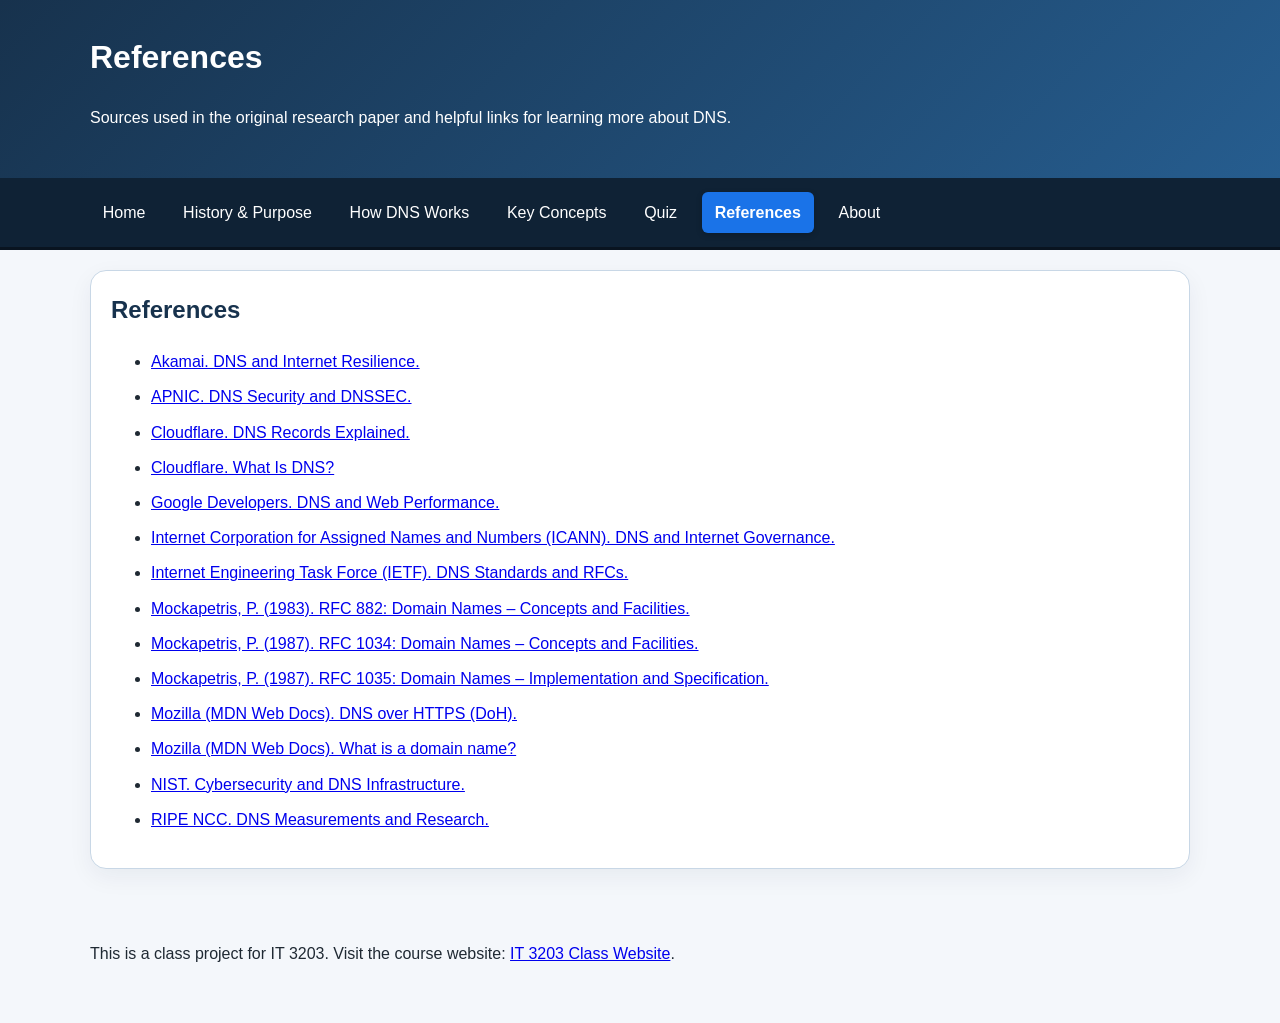
<file: references.html>
<!DOCTYPE html>
<html lang="en">
<head>
  <meta charset="UTF-8">
  <meta name="viewport" content="width=device-width, initial-scale=1.0">
  <meta name="description" content="References and learning resources for a DNS website project.">
  <title>References & Resources</title>
  <link rel="stylesheet" href="style.css">
</head>
<body>
  
  <!-- Page header -->
  <header class="site-header small-header">
    <div class="container">
      <h1>References</h1>
      <p class="subtitle">Sources used in the original research paper and helpful links for learning more about DNS.</p>
    </div>
  </header>

  
  <!-- Main navigation -->
  <nav class="main-nav">
    <div class="container nav-flex">
      <a href="index.html">Home</a>
      <a href="history.html">History & Purpose</a>
      <a href="how-dns-works.html">How DNS Works</a>
      <a href="key-concepts.html">Key Concepts</a>
      <a href="quiz.html">Quiz</a>
      <a href="references.html" class="active">References</a>
      <a href="about.html">About</a>
    </div>
  </nav>

  
  <!-- Main content -->
  <main class="container">
    <section class="card">
      <h2>References</h2>
      <ul class="resource-list">
        <li><a href="https://www.akamai.com" target="_blank">Akamai. DNS and Internet Resilience.</a></li>
        <li><a href="https://www.apnic.net" target="_blank">APNIC. DNS Security and DNSSEC.</a></li>
        <li><a href="https://www.cloudflare.com/learning/dns/dns-records/" target="_blank" rel="noopener noreferrer">Cloudflare. DNS Records Explained.</a></li> <!-- Added for Milestone 2 -->
        <li><a href="https://www.cloudflare.com/learning/dns/what-is-dns/" target="_blank">Cloudflare. What Is DNS?</a></li>
        <li><a href="https://developers.google.com" target="_blank">Google Developers. DNS and Web Performance.</a></li>
        <li><a href="https://www.icann.org" target="_blank">Internet Corporation for Assigned Names and Numbers (ICANN). DNS and Internet Governance.</a></li>
        <li><a href="https://www.ietf.org" target="_blank">Internet Engineering Task Force (IETF). DNS Standards and RFCs.</a></li>
        <li><a href="https://datatracker.ietf.org/doc/html/rfc882" target="_blank">Mockapetris, P. (1983). RFC 882: Domain Names – Concepts and Facilities.</a></li>
        <li><a href="https://www.rfc-editor.org/rfc/rfc1034.html" target="_blank">Mockapetris, P. (1987). RFC 1034: Domain Names – Concepts and Facilities.</a></li>
        <li><a href="https://www.rfc-editor.org/rfc/rfc1035.html" target="_blank">Mockapetris, P. (1987). RFC 1035: Domain Names – Implementation and Specification.</a></li>
        <li><a href="https://developer.mozilla.org" target="_blank">Mozilla (MDN Web Docs). DNS over HTTPS (DoH).</a></li>
        <li><a href="https://developer.mozilla.org/en-US/docs/Learn/Common_questions/What_is_a_domain_name" target="_blank" rel="noopener noreferrer">Mozilla (MDN Web Docs). What is a domain name?</a></li> <!-- Added for Milestone 2 -->
        <li><a href="https://www.nist.gov" target="_blank">NIST. Cybersecurity and DNS Infrastructure.</a></li>
        <li><a href="https://www.ripe.net" target="_blank">RIPE NCC. DNS Measurements and Research.</a></li>
      </ul>
    </section>
  </main>

  
  <!-- Footer -->
  <footer class="site-footer">
    <div class="container">
      <p>This is a class project for IT 3203. Visit the course website: <a href="https://ksuweb.github.io/IT3203/" target="_blank" rel="noopener noreferrer">IT 3203 Class Website</a>.</p>
    </div>
  </footer>
</body>
</html>
</file>
<file: style.css>
/* Brendan McCaffrey - IT 3203 Milestone 2 */
/* Stylesheet for the DNS website */

:root {
  --bg: #f4f7fb;
  --surface: #ffffff;
  --primary: #17324d;
  --secondary: #265d8f;
  --accent: #dcecfb;
  --border: #c8d7e6;
  --text: #1f2933;
}

/* Base page styles */
body {
  margin: 0;
  font-family: Arial, Helvetica, sans-serif;
  line-height: 1.6;
  color: var(--text);
  background: var(--bg);
}

h1,
h2,
h3 {
  color: var(--primary);
  margin-top: 0;
}

img {
  max-width: 100%;
  border: 1px solid var(--border);
  border-radius: 12px;
  background: #fff;
}

/* Layout container */
.container {
  width: min(1100px, 92%);
  margin: 0 auto;
}

/* Header styles */
.site-header {
  background: linear-gradient(135deg, var(--primary), var(--secondary));
  color: #fff;
  padding: 2.75rem 0;
}

.small-header {
  padding: 2rem 0;
}

.site-header h1,
.site-header .subtitle,
.site-header .eyebrow {
  color: #fff;
}

.eyebrow {
  font-size: 0.9rem;
  letter-spacing: 0.08em;
  text-transform: uppercase;
  margin-bottom: 0.5rem;
}

.subtitle {
  max-width: 800px;
}

/* Navigation styles */
.main-nav {
  background: #0f2235;
  border-bottom: 3px solid #091420;
}

.nav-flex {
  display: flex;
  flex-wrap: wrap;
  gap: 0.75rem;
  padding: 0.85rem 0;
}

.main-nav a {
  color: #fff;
  text-decoration: none;
  padding: 0.5rem 0.8rem;
  border-radius: 8px;
}

/* Hover effect requirement */
.main-nav a:hover,
a:hover {
  background: var(--secondary);
  color: #fff;
}

.main-nav a.active {
  background-color: #1a73e8;
  color: #fff;
  font-weight: bold;
  border-radius: 6px;
  box-shadow: 0 2px 6px rgba(0, 0, 0, 0.2);
}

/* Card and layout styles */
.card {
  background: var(--surface);
  border: 1px solid var(--border);
  border-radius: 16px;
  padding: 1.25rem;
  margin: 1.25rem 0;
  box-shadow: 0 8px 24px rgba(18, 42, 66, 0.06);
}

.hero {
  display: grid;
  grid-template-columns: 1.4fr 1fr;
  gap: 1.5rem;
  align-items: center;
}

/* CSS Grid requirement */
.grid-layout {
  display: grid;
  gap: 1.25rem;
}

.two-col {
  grid-template-columns: repeat(2, minmax(0, 1fr));
}

.accent-box {
  background: var(--accent);
}

.concept-card {
  border-left: 6px solid var(--secondary);
}

.resource-list li {
  margin-bottom: 0.6rem;
}

/* Table styles */
table {
  width: 100%;
  border-collapse: collapse;
  margin-top: 1rem;
}

th,
td {
  border: 1px solid var(--border);
  padding: 0.8rem;
  text-align: left;
}

th {
  background: var(--accent);
}

/* Footer styles */
.site-footer {
  margin-top: 2rem;
  padding: 1.5rem 0 2.5rem;
}

/* Homepage title width */
#site-title {
  max-width: 850px;
}

/* Responsive layout */
@media (max-width: 800px) {
  .hero,
  .two-col {
    grid-template-columns: 1fr;
  }

  .site-header {
    padding: 2rem 0;
  }

  .card {
    padding: 1rem;
  }
}

/* Responsive layout for phones */
@media (max-width: 600px) {
  .container {
    width: 94%;
  }

  .nav-flex {
    flex-direction: column;
    gap: 0.4rem;
  }

  .main-nav a {
    display: block;
    width: 100%;
    padding: 0.75rem;
  }

  table {
    display: block;
    overflow-x: auto;
    white-space: nowrap;
  }

  .quiz-form fieldset {
    padding: 0.85rem;
  }

  .quiz-form label {
    padding: 0.45rem 0;
  }

  .quiz-form input[type="text"] {
    width: 100%;
    box-sizing: border-box;
  }

  .button-row {
    flex-direction: column;
  }

  .button-row button {
    width: 100%;
  }
}

/* Milestone 2 quiz styles */
.quiz-form fieldset {
  border: 1px solid var(--border);
  border-radius: 12px;
  padding: 1rem;
  margin-bottom: 1rem;
}

.quiz-form legend {
  font-weight: bold;
  color: var(--primary);
  padding: 0 0.35rem;
}

.quiz-form label {
  display: block;
  margin: 0.45rem 0;
}

.quiz-form input[type="text"] {
  width: min(100%, 420px);
  padding: 0.7rem;
  border: 1px solid var(--border);
  border-radius: 8px;
  font-size: 1rem;
}

/* Button styles */
.button-row {
  display: flex;
  flex-wrap: wrap;
  gap: 0.75rem;
}

.button-row button {
  border: none;
  border-radius: 8px;
  padding: 0.75rem 1rem;
  font-size: 1rem;
  cursor: pointer;
  background: var(--secondary);
  color: #fff;
}

.button-row button:hover {
  background: var(--primary);
}

/* Quiz results styles */
.results-box {
  display: none;
}

.correct {
  color: green;
}

.incorrect {
  color: red;
}

#overallResult {
  font-size: 1.3rem;
  margin-bottom: 10px;
}

#totalScore {
  font-size: 1.1rem;
  margin-bottom: 15px;
}

.question-result {
  margin-bottom: 15px;
  padding: 12px;
  border-radius: 6px;
}

.question-result.correct {
  border: 2px solid #2e7d32;
  background-color: #e8f5e9;
  color: #2e7d32;
}

.question-result.incorrect {
  border: 2px solid #c62828;
  background-color: #fdecea;
  color: #c62828;
}
.quiz-form fieldset {
  margin-bottom: 1.5rem;
}

.quiz-form legend {
  font-weight: bold;
  margin-bottom: 0.5rem;
}

.quiz-form label {
  display: block;
  margin: 0.3rem 0;
}

button {
  background-color: #0077cc;
  color: white;
  border-radius: 6px;
  padding: 10px;
}

button:hover {
  background-color: #005fa3;
}
</file>
